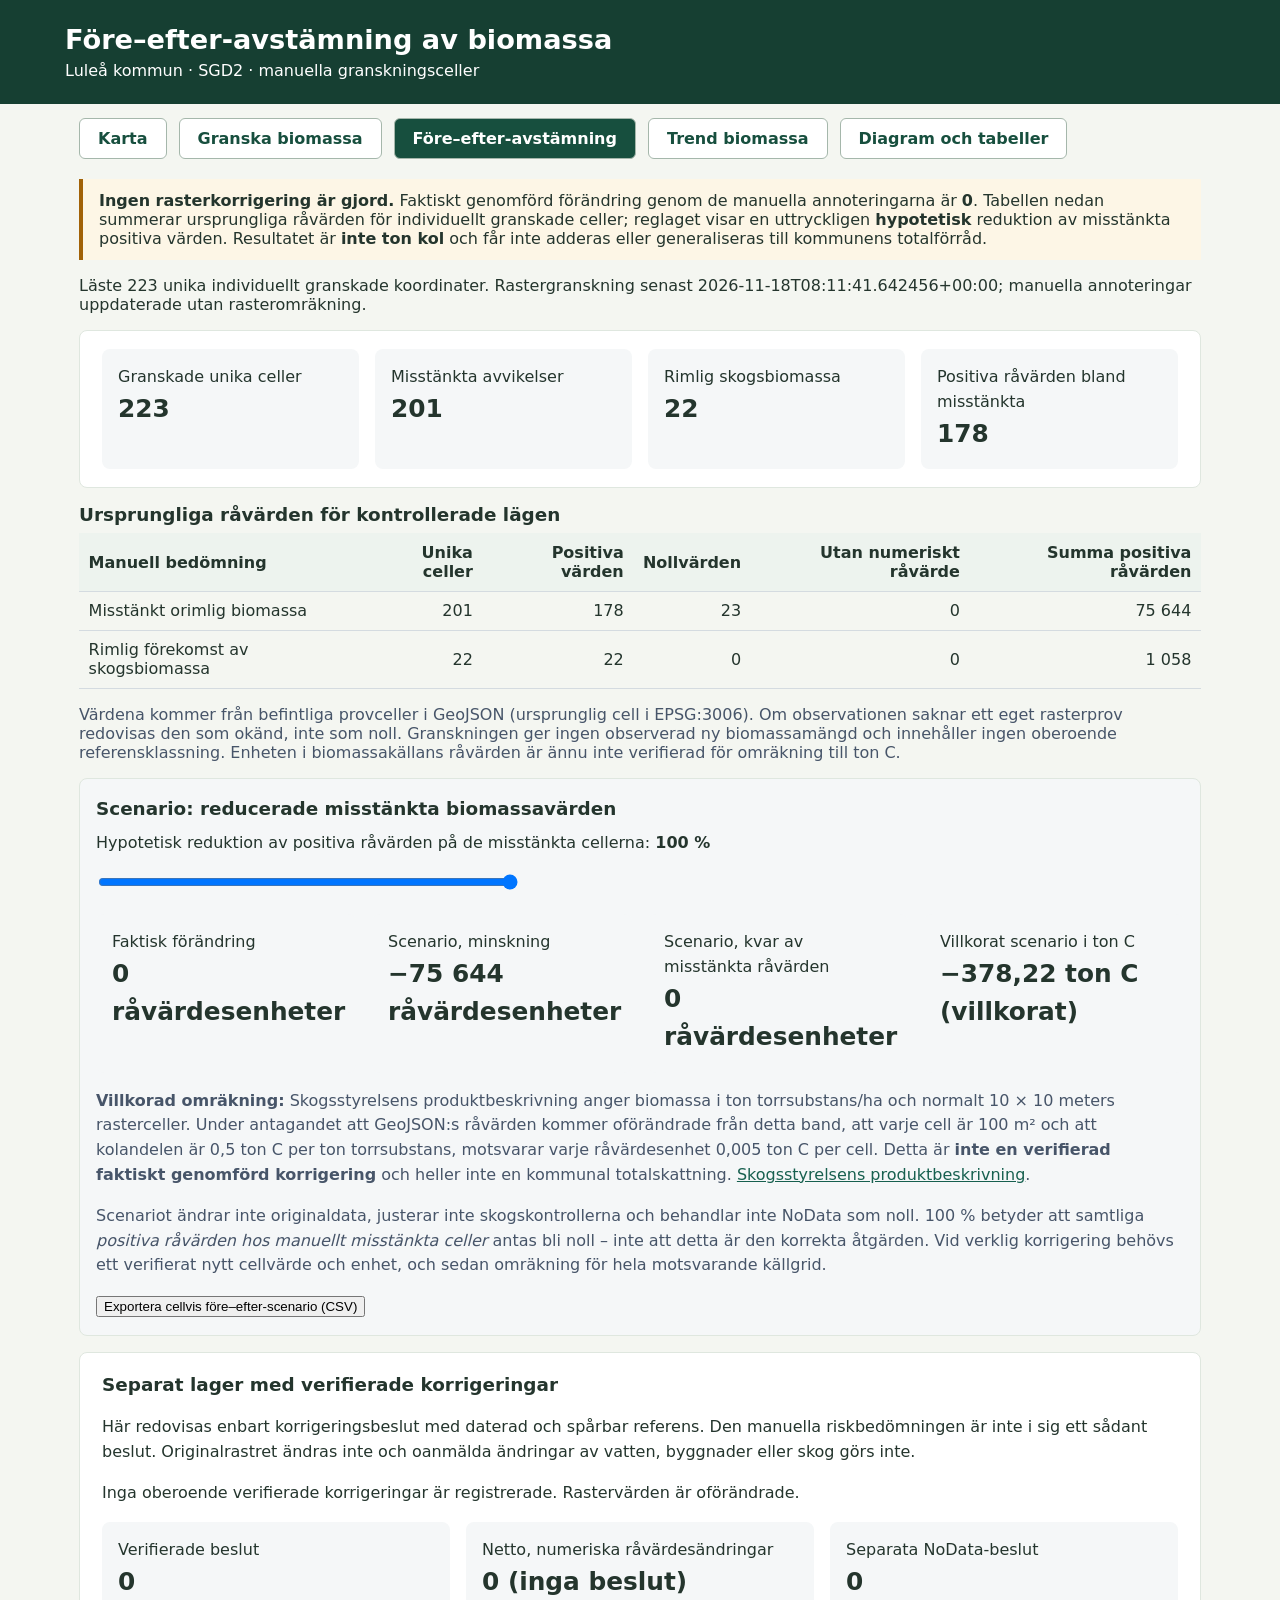
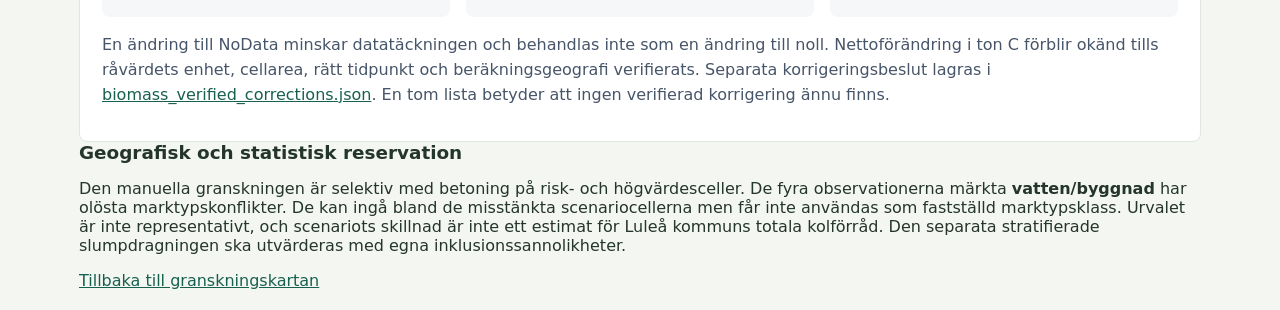
<file: docs/biomass-reconciliation.html>
<!doctype html>
<html lang="sv"><head><meta charset="utf-8"><meta name="viewport" content="width=device-width,initial-scale=1">
<title>Före–efter-avstämning av biomassagranskning – Luleå</title><link rel="stylesheet" href="style.css">
<style>
.audit-summary{display:grid;grid-template-columns:repeat(auto-fit,minmax(180px,1fr));gap:1rem;margin:1rem 0}
.audit-summary>div{padding:1rem;background:#f5f7f8;border-radius:8px}
.audit-summary strong{display:block;font-size:1.55rem}
.audit-table{overflow-x:auto}.audit-table table{width:100%;border-collapse:collapse}.audit-table th,.audit-table td{padding:.6rem;border-bottom:1px solid #d4dbe0;text-align:right}.audit-table th:first-child,.audit-table td:first-child{text-align:left}
.audit-warning{border-left:4px solid #a16207;padding:.75rem 1rem;background:#fdf6e6}
.audit-scenario{padding:1rem;background:#f5f7f8;border-radius:8px}.audit-scenario input{width:min(100%,420px)}
.audit-scenario output{font-weight:700}.audit-muted{color:#475569}
</style></head><body>
<header><h1>Före–efter-avstämning av biomassa</h1><p>Luleå kommun · SGD2 · manuella granskningsceller</p></header>
<nav class="site-nav" aria-label="Sidnavigation"><a href="index.html">Karta</a><a href="biomass-review.html">Granska biomassa</a><a href="biomass-reconciliation.html" aria-current="page">Före–efter-avstämning</a><a href="biomass-trend.html">Trend biomassa</a><a href="statistics.html">Diagram och tabeller</a></nav>
<main>
<p class="audit-warning"><strong>Ingen rasterkorrigering är gjord.</strong> Faktiskt genomförd förändring genom de manuella annoteringarna är <strong>0</strong>. Tabellen nedan summerar ursprungliga råvärden för individuellt granskade celler; reglaget visar en uttryckligen <strong>hypotetisk</strong> reduktion av misstänkta positiva värden. Resultatet är <strong>inte ton kol</strong> och får inte adderas eller generaliseras till kommunens totalförråd.</p>
<p id="audit-status" role="status">Läser den publicerade granskningskartan …</p>
<section class="audit-summary" aria-label="Granskningssammanfattning">
 <div>Granskade unika celler<strong id="n-reviewed">–</strong></div>
 <div>Misstänkta avvikelser<strong id="n-suspect">–</strong></div>
 <div>Rimlig skogsbiomassa<strong id="n-plausible">–</strong></div>
 <div>Positiva råvärden bland misstänkta<strong id="n-positive">–</strong></div>
</section>
<h2>Ursprungliga råvärden för kontrollerade lägen</h2>
<div class="audit-table"><table><thead><tr><th>Manuell bedömning</th><th>Unika celler</th><th>Positiva värden</th><th>Nollvärden</th><th>Utan numeriskt råvärde</th><th>Summa positiva råvärden</th></tr></thead><tbody id="assessment-rows"></tbody></table></div>
<p class="audit-muted">Värdena kommer från befintliga provceller i GeoJSON (ursprunglig cell i EPSG:3006). Om observationen saknar ett eget rasterprov redovisas den som okänd, inte som noll. Granskningen ger ingen observerad ny biomassamängd och innehåller ingen oberoende referensklassning. Enheten i biomassakällans råvärden är ännu inte verifierad för omräkning till ton C.</p>
<section class="audit-scenario">
<h2>Scenario: reducerade misstänkta biomassavärden</h2>
<label for="reduction">Hypotetisk reduktion av positiva råvärden på de misstänkta cellerna: <output id="reduction-label" for="reduction">100 %</output></label>
<p><input id="reduction" type="range" min="0" max="100" value="100" step="5"></p>
<div class="audit-summary">
 <div>Faktisk förändring<strong>0 råvärdesenheter</strong></div>
 <div>Scenario, minskning<strong id="scenario-delta">–</strong></div>
 <div>Scenario, kvar av misstänkta råvärden<strong id="scenario-remainder">–</strong></div>
 <div>Villkorat scenario i ton C<strong id="scenario-conditional-carbon">–</strong></div>
</div>
<p class="audit-muted"><strong>Villkorad omräkning:</strong> Skogsstyrelsens produktbeskrivning anger biomassa i ton torrsubstans/ha och normalt 10 × 10 meters rasterceller. Under antagandet att GeoJSON:s råvärden kommer oförändrade från detta band, att varje cell är 100 m² och att kolandelen är 0,5 ton C per ton torrsubstans, motsvarar varje råvärdesenhet 0,005 ton C per cell. Detta är <strong>inte en verifierad faktiskt genomförd korrigering</strong> och heller inte en kommunal totalskattning. <a href="https://www.skogsstyrelsen.se/e-tjanster-och-kartor/karttjanster/skogliga-grunddata/">Skogsstyrelsens produktbeskrivning</a>.</p>
<p class="audit-muted">Scenariot ändrar inte originaldata, justerar inte skogskontrollerna och behandlar inte NoData som noll. 100 % betyder att samtliga <em>positiva råvärden hos manuellt misstänkta celler</em> antas bli noll – inte att detta är den korrekta åtgärden. Vid verklig korrigering behövs ett verifierat nytt cellvärde och enhet, och sedan omräkning för hela motsvarande källgrid.</p>
<button id="download-csv" type="button">Exportera cellvis före–efter-scenario (CSV)</button>
</section>
<section>
<h2>Separat lager med verifierade korrigeringar</h2>
<p>Här redovisas enbart korrigeringsbeslut med daterad och spårbar referens. Den manuella riskbedömningen är inte i sig ett sådant beslut. Originalrastret ändras inte och oanmälda ändringar av vatten, byggnader eller skog görs inte.</p>
<p id="verified-corrections-status" role="status">Läser registret med verifierade korrigeringar …</p>
<div class="audit-summary">
 <div>Verifierade beslut<strong id="verified-corrections-count">–</strong></div>
 <div>Netto, numeriska råvärdesändringar<strong id="verified-corrections-delta">–</strong></div>
 <div>Separata NoData-beslut<strong id="verified-corrections-nodata">–</strong></div>
</div>
<p class="audit-muted">En ändring till NoData minskar datatäckningen och behandlas inte som en ändring till noll. Nettoförändring i ton C förblir okänd tills råvärdets enhet, cellarea, rätt tidpunkt och beräkningsgeografi verifierats. Separata korrigeringsbeslut lagras i <a href="data/biomass_verified_corrections.json">biomass_verified_corrections.json</a>. En tom lista betyder att ingen verifierad korrigering ännu finns.</p>
</section>
<h2>Geografisk och statistisk reservation</h2>
<p>Den manuella granskningen är selektiv med betoning på risk- och högvärdesceller. De fyra observationerna märkta <strong>vatten/byggnad</strong> har olösta marktypskonflikter. De kan ingå bland de misstänkta scenariocellerna men får inte användas som fastställd marktypsklass. Urvalet är inte representativt, och scenariots skillnad är inte ett estimat för Luleå kommuns totala kolförråd. Den separata stratifierade slumpdragningen ska utvärderas med egna inklusionssannolikheter.</p>
<p><a href="biomass-review.html">Tillbaka till granskningskartan</a></p>
</main><script src="biomass-reconciliation.js"></script></body></html>
</file>
<file: docs/style.css>
:root{font-family:system-ui,-apple-system,"Segoe UI",sans-serif;color:#24352d;background:#f4f6f1}*{box-sizing:border-box}body{margin:0}header{background:#163f32;color:white;padding:24px max(20px,calc((100vw - 1150px)/2))}h1{margin:0;font-size:1.7rem}header p{margin:.4rem 0 0}main{max-width:1150px;margin:20px auto;padding:0 14px}.controls{display:flex;flex-wrap:wrap;gap:12px;align-items:center;margin-bottom:10px}select{font:inherit;padding:8px;min-width:320px;max-width:100%}#availability{font-size:.9rem;color:#6c4928}#map{height:560px;max-height:70vh;border:1px solid #c8d2ca;border-radius:8px;background:#e5eeeb}section{background:white;border:1px solid #dfe7df;border-radius:8px;padding:18px 22px;margin-top:16px;line-height:1.55}h2{font-size:1.15rem;margin:0 0 8px}a{color:#17604f}footer{max-width:1150px;margin:24px auto;padding:0 14px 20px;color:#66756d;font-size:.86rem}
.site-nav{display:flex;gap:12px;max-width:1150px;margin:14px auto 0;padding:0 14px}.site-nav a{padding:10px 18px;border:1px solid #a5b7ab;border-radius:6px;background:white;text-decoration:none;font-weight:600;color:#174f3e}.site-nav a[aria-current="page"]{background:#174f3e;color:white}.table-scroll{overflow-x:auto}table{border-collapse:collapse;width:100%;min-width:850px;font-variant-numeric:tabular-nums}th,td{padding:10px 12px;text-align:left;border-bottom:1px solid #dbe4dd}th{background:#edf3ee}tbody tr:hover{background:#f6f8f5}.chart-wrap{height:330px;max-width:100%}.hint{font-size:.9rem;color:#5c665e}

/* Always reserve visible space for OpenStreetMap, independent of raster data. */
#map{display:block;width:100%;height:clamp(430px,68vh,760px);max-height:none;min-height:430px;z-index:0;background:#dfece8}
#map.leaflet-container{font-family:inherit}
.map-actions{display:flex;flex-wrap:wrap;align-items:center;gap:10px 15px;width:100%;margin:6px 0}
.map-actions input[type="range"]{width:155px;accent-color:#17604f}
.map-actions input[type="checkbox"]{width:17px;height:17px;accent-color:#17604f}
.check-label{display:inline-flex;align-items:center;gap:7px;font-weight:600}
.map-actions button{background:#174f3e;color:white;border:0;border-radius:5px;padding:9px 14px;font:inherit;cursor:pointer}
.map-actions button:hover{background:#286e53}
#availability{width:100%;padding:7px 0}
#availability.warning{color:#a53c20;font-weight:600}
.map-note{font-size:.89rem;color:#53675c;margin:8px 0 0}
@media(max-width:600px){#map{height:65vh;min-height:390px}.map-actions{gap:9px}.leaflet-control-layers{font-size:12px}}

.map-actions #baseMap{min-width:220px;max-width:100%;padding:7px}
.scale-red{color:#bb120b;font-weight:700}.scale-black{color:#141414;font-weight:700}
.scale-null{color:#666;font-weight:700}
#cellStatus{min-height:1.6rem;font-weight:600}
#rawHistogramLayer{margin:8px 0 4px;min-width:240px}
@media(max-width:720px){#rawHistogram{max-width:100%}.map-actions #baseMap{min-width:180px}}
</file>
